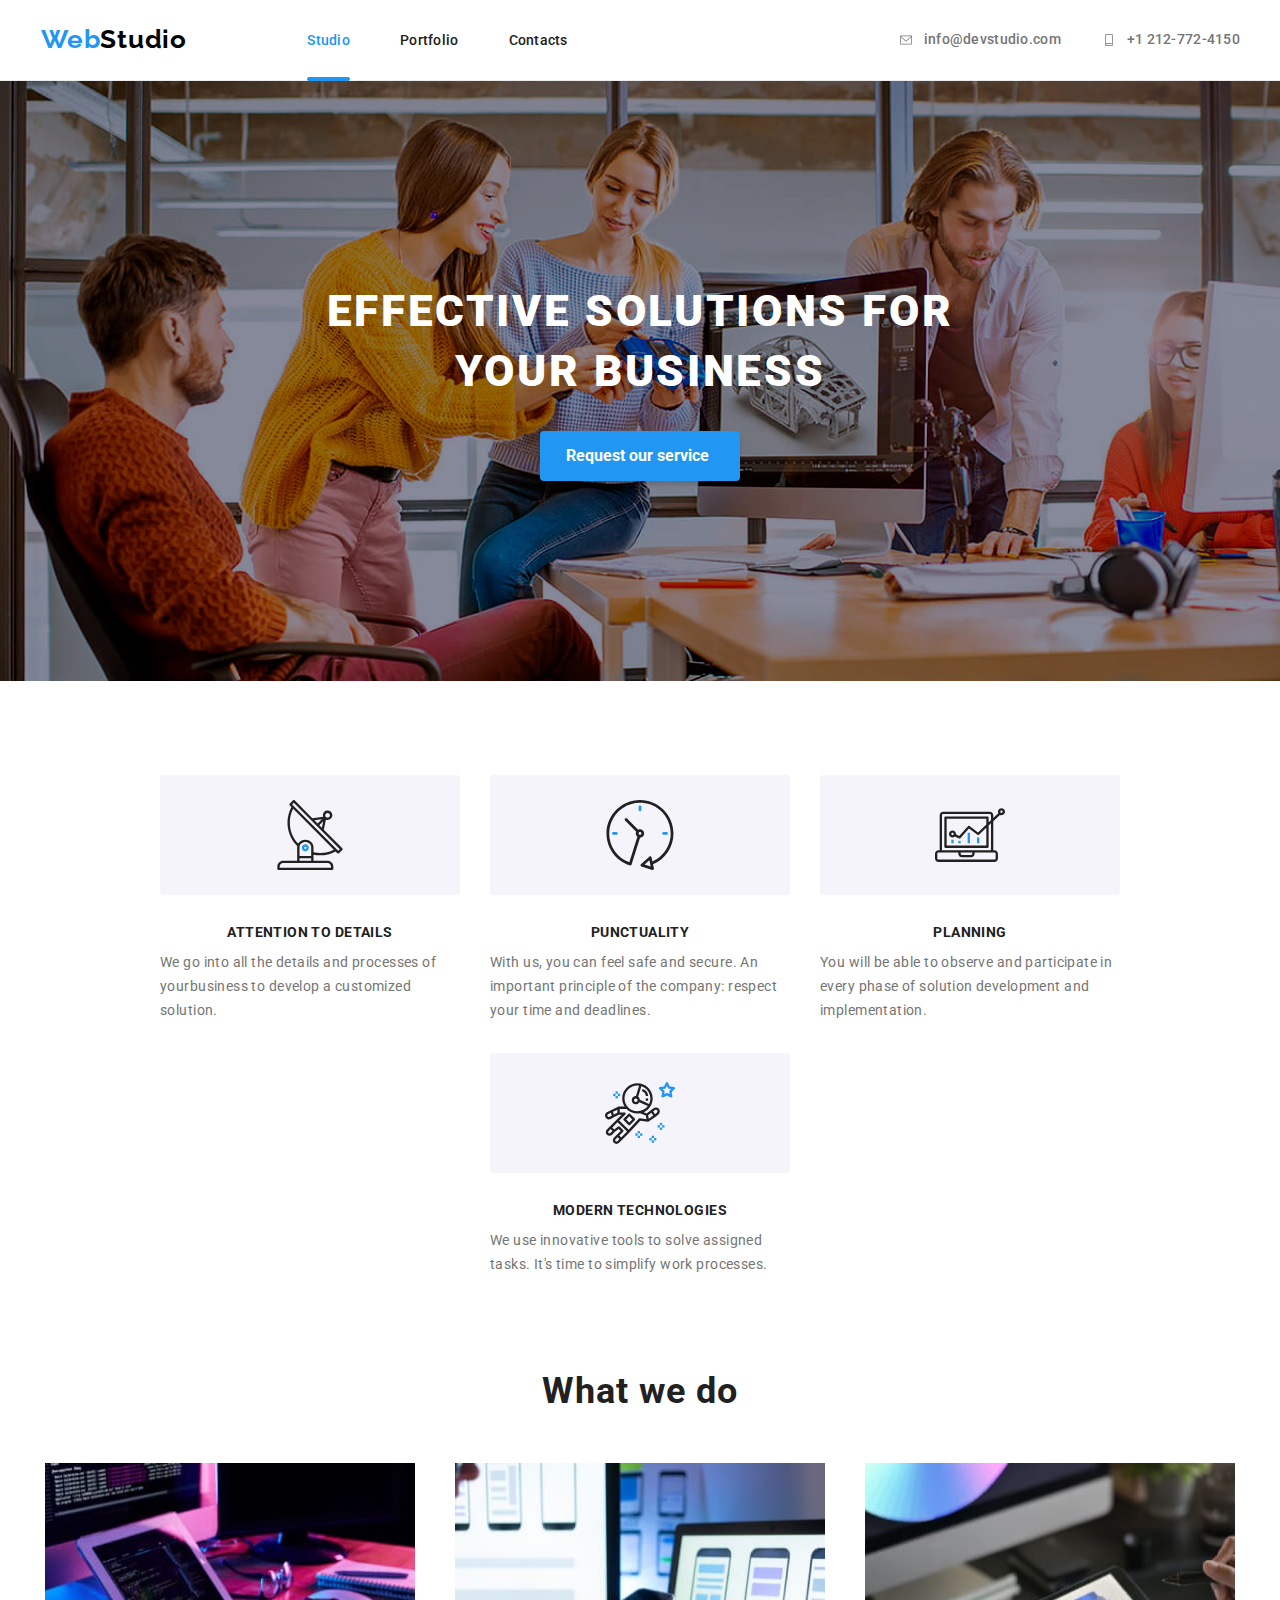
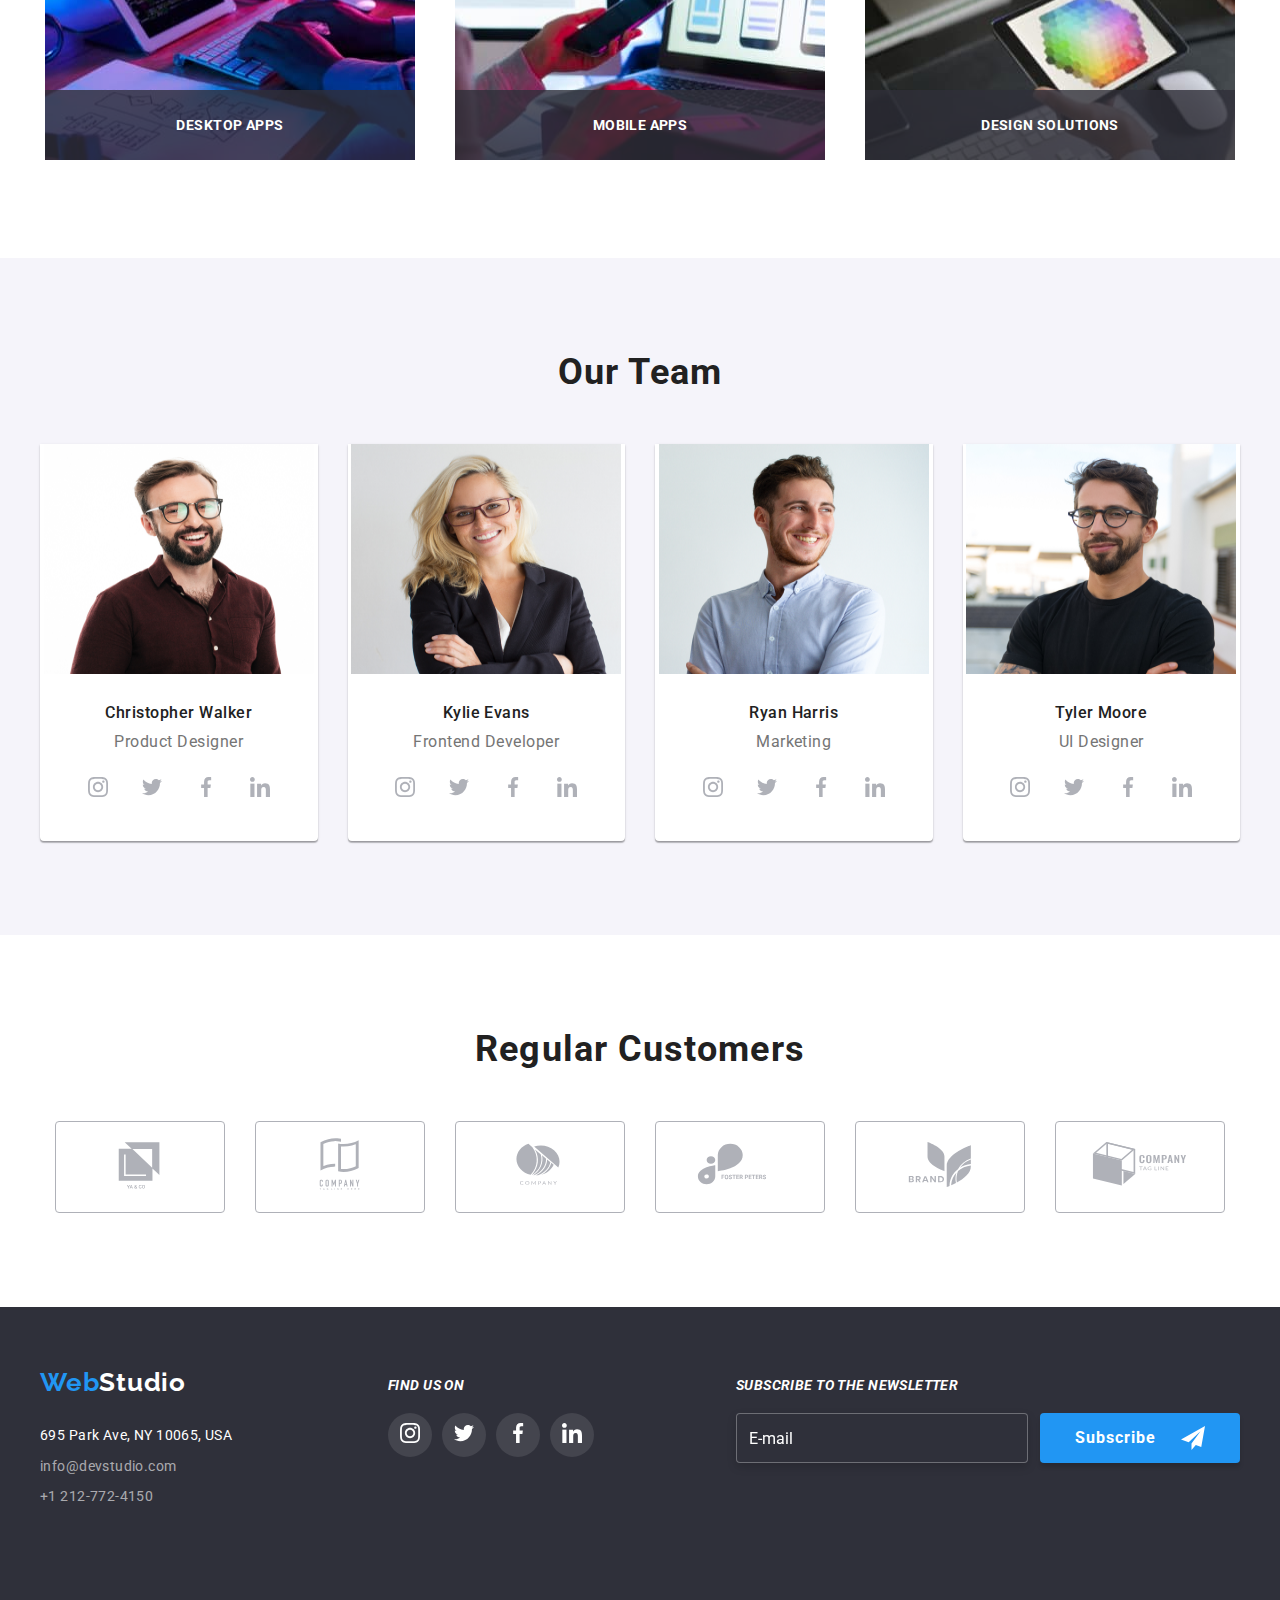
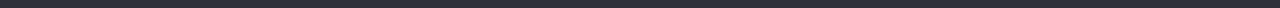
<file: index.html>
<!DOCTYPE html>
<html lang="en">

<head>
    <meta charset="UTF-8" />
    <meta name="viewport" content="width=device-width, initial-scale=1.0" />
    <link rel="stylesheet"
        href="https://cdnjs.cloudflare.com/ajax/libs/modern-normalize/1.0.0/modern-normalize.min.css" />
    <link rel="preconnect" href="https://fonts.googleapis.com" />
    <link rel="preconnect" href="https://fonts.gstatic.com" crossorigin />
    <link
        href="https://fonts.googleapis.com/css2?family=Raleway:wght@700&family=Roboto:wght@400;500;700;900&display=swap"
        rel="stylesheet" />
    <link rel="stylesheet" href="css/styles.css" />
    <link rel="stylesheet" href="css/main.min.css" />
    <title>Web Studio</title>
</head>

<body>
    <!-- MODAL -->
    <div class="modal is-hidden" data-modal>
        <div class="inner-div">
            <button class="modal__close-button" data-modal-close>
                <svg width="11" height="11">
                    <use href="images/symbols.svg#icon-X"></use>
                </svg>
            </button>

            <h2 class="modal__title">Leave your information and we'll call you back</h2>

            <form name="contact-form" class="modal__contact-form">
                <label class="modal__form-item">Name
                    <input class="modal__contact-input" type="text" name="name" />

                    <svg class="modal__svg" width="12" height="12">
                        <use href="images/symbols.svg#icon-contact2"></use>
                    </svg>
                </label>

                <label class="modal__form-item">Telephone
                    <input class="modal__contact-input" type="tel" name="telephone" />

                    <svg class="modal__svg" width="12" height="12">
                        <use href="images/symbols.svg#icon-phone2"></use>
                    </svg>
                </label>

                <label class="modal__form-item">E-mail
                    <input class="modal__contact-input" type="email" name="email">

                    <svg class="modal__svg" width="12" height="12">
                        <use href="images/symbols.svg#icon-mail2"></use>
                    </svg>
                </label>

                <label class="modal__form-item">Comments
                    <textarea class="modal__text-area" name="comments" rows="6" placeholder="Enter the text"></textarea>
                </label>

                <label class="modal__checkbox">
                    <input type="checkbox" />

                    <span class="modal__replace-checkbox">
                        <svg class="check" width="11" height="8">
                            <use href="images/symbols.svg#icon-check"></use>
                        </svg>
                    </span>

                    <p> I agree with the letter and accept the<a href="#">Terms and Conditions</a></p>
                </label>

                <label class="modal__button">
                    <button class="modal__send-button" type="submit">
                        Send
                    </button>
                </label>
            </form>
        </div>
    </div>
    <!-- HEADER SECTION -->
    <header class="header__container">
        <div class="container">
            <div class="header">
                <a class="header__logo-1" href="#"><span class="header__logo-2">Web</span>Studio</a>
                <!-- NAVIGATION SECTION -->
                <div class="nav-container">
                    <nav class="header__navigation menu">
                        <ul class="navigation-list unstyled-list">
                            <li class="navigation-list__item">
                                <a class="navigation-list__link active" href="#">Studio</a>
                            </li>

                            <li class="navigation-list__item">
                                <a class="navigation-list__link" href="portfolio.html">Portfolio</a>
                            </li>

                            <li class="navigation-list__item">
                                <a class="navigation-list__link" href="contacts.html">Contacts</a>
                            </li>
                        </ul>
                    </nav>

                    <button class="menu-toggle js-open-menu" aria-expanded="false" aria-controls="mobile-menu">
                        <svg width="24" height="24" fill="currentColor" viewBox="0 0 20 20"
                            xmlns="http://www.w3.org/2000/svg">
                            <path fill-rule="evenodd"
                                d="M3 5a1 1 0 011-1h12a1 1 0 110 2H4a1 1 0 01-1-1zM3 10a1 1 0 011-1h12a1 1 0 110 2H4a1 1 0 01-1-1zM3 15a1 1 0 011-1h12a1 1 0 110 2H4a1 1 0 01-1-1z"
                                clip-rule="evenodd">
                            </path>
                        </svg>
                    </button>
                    <!-- CONTACTS SECTION -->
                    <ul class="right-navigation unstyled-list menu-2">
                        <li>
                            <a class="right-navigation__item mail--header" href="mailto:info@devstudio.com">
                                <svg width="16" height="12">
                                    <use href="images/symbols.svg#icon-envelope"></use>
                                </svg>
                                info@devstudio.com
                            </a>
                        </li>

                        <li>
                            <a class="right-navigation__item phone--header" href="tel:+12127724150">
                                <svg width="16" height="12">
                                    <use href="images/symbols.svg#icon-smartphone"></use>
                                </svg>
                                +1 212-772-4150
                            </a>
                        </li>
                    </ul>
                </div>
            </div>
        </div>
    </header>
    <main>
        <!-- REQUEST SECTION -->
        <section class="request-section">
            <h1 class="request-section__title">EFFECTIVE SOLUTIONS FOR <br> YOUR BUSINESS</h1>

            <button data-modal-open class="request-section__button" type="button">
                Request our service
            </button>
        </section>
        <!-- STRENGHTS SECTION -->
        <div class="container">
            <section class="strenghts-section">
                <ul class="strenghts-section__list unstyled-list">
                    <li class="strenghts__item">
                        <div class="strenghts__svg">
                            <svg height="70">
                                <use href="images/symbols.svg#icon-antenna-1"></use>
                            </svg>
                        </div>

                        <h2 class="strenghts__title">ATTENTION TO DETAILS</h2>

                        <p class="strenghts__text">
                            We go into all the details and processes of
                            yourbusiness to develop a customized solution.
                        </p>
                    </li>
                    <li class="strenghts__item">
                        <div class="strenghts__svg">
                            <svg height="70">
                                <use href="images/symbols.svg#icon-clock-1"></use>
                            </svg>
                        </div>
                        <h2 class="strenghts__title">PUNCTUALITY</h2>
                        <p class="strenghts__text">
                            With us, you can feel safe and secure. An
                            important principle of the company: respect your
                            time and deadlines.
                        </p>
                    </li>

                    <li class="strenghts__item">
                        <div class="strenghts__svg">
                            <svg height="70">
                                <use href="images/symbols.svg#icon-diagram-1"></use>
                            </svg>
                        </div>
                        <h2 class="strenghts__title">PLANNING</h2>
                        <p class="strenghts__text">
                            You will be able to observe and participate in
                            every phase of solution development and
                            implementation.
                        </p>
                    </li>

                    <li class="strenghts__item">
                        <div class="strenghts__svg">
                            <svg height="70">
                                <use href="images/symbols.svg#icon-astronaut-1"></use>
                            </svg>
                        </div>
                        <h2 class="strenghts__title">MODERN TECHNOLOGIES</h2>
                        <p class="strenghts__text">
                            We use innovative tools to solve assigned tasks.
                            It's time to simplify work processes.
                        </p>
                    </li>
                </ul>
            </section>
            <!-- WHAT WE DO SECTION -->
            <section class="what-we-do">
                <h2 class="what-we-do__title">What we do</h2>
                <ul class="what-we-do__list unstyled-list">
                    <li class="what-we-do__container">
                        <div class="what-we-do__comment">
                            <p>DESKTOP APPS</p>
                        </div>
                        <img width="370" height="297" src="images/img1.jpg" alt="Writing code on a PC" />
                    </li>

                    <li class="what-we-do__container">
                        <div class="what-we-do__comment">
                            <p>MOBILE APPS</p>
                        </div>
                        <img width="370" height="297" src="images/img2.jpg" alt="Coding on a Laptop" />
                    </li>

                    <li class="what-we-do__container">
                        <div class="what-we-do__comment">
                            <p>DESIGN SOLUTIONS</p>
                        </div>
                        <img width="370" height="297" src="images/img3.jpg" alt="Styling on a Tablet" />
                    </li>
                </ul>
            </section>
        </div>
        <!-- TEAM SECTION -->
        <section class="team-section">
            <h2 class="team-section__title">Our Team</h2>
            <div class="container">
                <ul class="team-section__list unstyled-list">
                    <li class="team-section__card">
                        <picture class="team-section__picture">
                            <source media="screen and (max-width: 767px)" srcset="
                                        images/11-M-480.png 1x,
                                        images/11-M-@2x.png 2x" />

                            <source media="screen and (max-width: 1199px)" srcset="
                                        images/11-T-768.png 1x,
                                        images/11-T-@2x.png 2x" />

                            <source media="screen and (min-width: 1200px)" srcset="
                                        images/11-D-1600.png 1x,
                                        images/11-D-@2x.png  2x" />

                            <img class="team-section__img" width="270" height="260" src="images/11-M-480.png"
                                alt="Christopher Walker" />
                        </picture>
                        <h3 class="team-section__name">
                            Christopher Walker
                        </h3>
                        <p class="team-section__role">Product Designer</p>
                        <div class="team-section__social-icon-container">
                            <ul class="unstyled-list">
                                <li class="team__social-icon">
                                    <a href="#">
                                        <svg class="team__icon-item" width="20" height="20">
                                            <use href="images/symbols.svg#icon-instagram-2"></use>
                                        </svg>
                                    </a>
                                </li>
                                <li class="team__social-icon">
                                    <a href="#">
                                        <svg class="team__icon-item" width="20" height="20">
                                            <use href="images/symbols.svg#icon-twitter-1"></use>
                                        </svg>
                                    </a>
                                </li>
                                <li class="team__social-icon">
                                    <a href="#">
                                        <svg class="team__icon-item" width="20" height="20">
                                            <use href="images/symbols.svg#icon-facebook-1"></use>
                                        </svg>
                                    </a>
                                </li>
                                <li class="team__social-icon">
                                    <a href="#">
                                        <svg class="team__icon-item" width="20" height="20">
                                            <use href="images/symbols.svg#icon-linkedin-1"></use>
                                        </svg>
                                    </a>
                                </li>
                            </ul>
                        </div>
                    </li>

                    <li class="team-section__card">
                        <picture class="team-section__picture">
                            <source media="screen and (max-width: 767px)" srcset="
                                        images/12-M-480.png 1x,
                                        images/12-M-@2x.png 2x" />

                            <source media="screen and (max-width: 1199px)" srcset="
                                        images/12-T-768.png 1x,
                                        images/12-T-@2x.png 2x" />

                            <source media="screen and (min-width: 1200px)" srcset="
                                        images/12-D-1600.png 1x,
                                        images/12-D-@2x.png  2x" />

                            <img class="team-section__img" width="270" height="260" src="images/12-M-480.png"
                                alt="Kylie Evans" />
                        </picture>
                        <h3 class="team-section__name">Kylie Evans</h3>
                        <p class="team-section__role">Frontend Developer</p>
                        <div class="team-section__social-icon-container">
                            <ul class="unstyled-list">
                                <li class="team__social-icon">
                                    <a href="#">
                                        <svg class="team__icon-item" width="20" height="20">
                                            <use href="images/symbols.svg#icon-instagram-2"></use>
                                        </svg>
                                    </a>
                                </li>

                                <li class="team__social-icon">
                                    <a href="#">
                                        <svg class="team__icon-item" width="20" height="20">
                                            <use href="images/symbols.svg#icon-twitter-1"></use>
                                        </svg>
                                    </a>
                                </li>

                                <li class="team__social-icon">
                                    <a href="#">
                                        <svg class="team__icon-item" width="20" height="20">
                                            <use href="images/symbols.svg#icon-facebook-1"></use>
                                        </svg>
                                    </a>
                                </li>

                                <li class="team__social-icon">
                                    <a href="#">
                                        <svg class="team__icon-item" width="20" height="20">
                                            <use href="images/symbols.svg#icon-linkedin-1"></use>
                                        </svg>
                                    </a>
                                </li>
                            </ul>
                        </div>
                    </li>
                    <li class="team-section__card">
                        <picture class="team-section__picture">
                            <source media="screen and (max-width: 767px)" srcset="
                                        images/13-M-480.png 1x,
                                        images/13-M-@2x.png 2x" />

                            <source media="screen and (max-width: 1199px)" srcset="
                                        images/13-T-768.png 1x,
                                        images/13-T-@2x.png 2x" />

                            <source media="screen and (min-width: 1200px)" srcset="
                                        images/13-D-1600.png 1x,
                                        images/13-D-@2x.png  2x " />

                            <img class="team-section__img" width="270" height="260" src="images/13-M-480.png"
                                alt="Ryan Harris" />
                        </picture>
                        <h3 class="team-section__name">Ryan Harris</h3>
                        <p class="team-section__role">Marketing</p>
                        <div class="team-section__social-icon-container">
                            <ul class="unstyled-list">
                                <li class="team__social-icon">
                                    <a href="#">
                                        <svg class="team__icon-item" width="20" height="20">
                                            <use href="images/symbols.svg#icon-instagram-2"></use>
                                        </svg>
                                    </a>
                                </li>

                                <li class="team__social-icon">
                                    <a href="#">
                                        <svg class="team__icon-item" width="20" height="20">
                                            <use href="images/symbols.svg#icon-twitter-1"></use>
                                        </svg>
                                    </a>
                                </li>

                                <li class="team__social-icon">
                                    <a href="#">
                                        <svg class="team__icon-item" width="20" height="20">
                                            <use href="images/symbols.svg#icon-facebook-1"></use>
                                        </svg>
                                    </a>
                                </li>

                                <li class="team__social-icon">
                                    <a href="#">
                                        <svg class="team__icon-item" width="20" height="20">
                                            <use href="images/symbols.svg#icon-linkedin-1"></use>
                                        </svg>
                                    </a>
                                </li>
                            </ul>
                        </div>
                    </li>
                    <li class="team-section__card">
                        <picture class="team-section__picture">
                            <source media="screen and (max-width: 767px)" srcset="
                                        images/14-M-480.png 1x,
                                        images/14-M-@2x.png 2x" />

                            <source media="screen and (max-width: 1199px)" srcset="
                                        images/14-T-768.png 1x,
                                        images/14-T-@2x.png 2x" />

                            <source media="screen and (min-width: 1200px)" srcset="
                                        images/14-D-1600.png 1x,
                                        images/14-D-@2x.png  2x" />

                            <img class="team-section__img" width="270" height="260" src="images/14-M-480.png"
                                alt="Tyler Moore" />
                        </picture>

                        <h3 class="team-section__name">Tyler Moore</h3>
                        <p class="team-section__role">UI Designer</p>
                        <div class="team-section__social-icon-container">
                            <ul class="unstyled-list">
                                <li class="team__social-icon">
                                    <a href="#">
                                        <svg class="team__icon-item" width="20" height="20">
                                            <use href="images/symbols.svg#icon-instagram-2"></use>
                                        </svg>
                                    </a>
                                </li>

                                <li class="team__social-icon">
                                    <a href="#">
                                        <svg class="team__icon-item" width="20" height="20">
                                            <use href="images/symbols.svg#icon-twitter-1"></use>
                                        </svg>
                                    </a>
                                </li>

                                <li class="team__social-icon">
                                    <a href="#">
                                        <svg class="team__icon-item" width="20" height="20">
                                            <use href="images/symbols.svg#icon-facebook-1"></use>
                                        </svg>
                                    </a>
                                </li>

                                <li class="team__social-icon">
                                    <a href="#">
                                        <svg class="team__icon-item" width="20" height="20">
                                            <use href="images/symbols.svg#icon-linkedin-1"></use>
                                        </svg>
                                    </a>
                                </li>
                            </ul>
                        </div>
                    </li>
                </ul>
            </div>
        </section>
        <!-- CUSTOMER SECTION -->
        <div class="container">
            <section class="customer-section">
                <h2 class="customer-section__title">Regular Customers</h2>
                <ul class="customer-section__list unstyled-list">
                    <li class="customer-section__items">
                        <a href="#">
                            <svg width="106" height="60">
                                <use class="customer-section__icon" href="images/symbols.svg#icon-customer-1"></use>
                            </svg>
                        </a>
                    </li>

                    <li class="customer-section__items">
                        <a href="#">
                            <svg width="106" height="60">
                                <use class="customer-section__icon" href="images/symbols.svg#icon-customer-2"></use>
                            </svg>
                        </a>
                    </li>

                    <li class="customer-section__items">
                        <a href="#">
                            <svg class="" width="106" height="60">
                                <use class="customer-section__icon" href="images/symbols.svg#icon-customer-3"></use>
                            </svg>
                        </a>
                    </li>

                    <li class="customer-section__items">
                        <a href="#">
                            <svg class="" width="106" height="60">
                                <use class="customer-section__icon" href="images/symbols.svg#icon-customer-4"></use>
                            </svg>
                        </a>
                    </li>

                    <li class="customer-section__items">
                        <a href="#">
                            <svg class="" width="106" height="60">
                                <use class="customer-section__icon" href="images/symbols.svg#icon-customer-5"></use>
                            </svg>
                        </a>
                    </li>

                    <li class="customer-section__items">
                        <a href="#">
                            <svg class="" width="106" height="60">
                                <use class="customer-section__icon" href="images/symbols.svg#icon-customer-6"></use>
                            </svg>
                        </a>
                    </li>
                </ul>
            </section>
        </div>
    </main>
    <!-- MOBILE MENU -->
    <div class="container">
        <div class="menu-container js-menu-container" id="mobile-menu">
            <button class="menu-toggle js-close-menu">
                <svg viewBox="0 0 20 20" xmlns="http://www.w3.org/2000/svg" width="24" height="24">
                    <path fill-rule="evenodd"
                        d="M4.293 4.293a1 1 0 011.414 0L10 8.586l4.293-4.293a1 1 0 111.414 1.414L11.414 10l4.293 4.293a1 1 0 01-1.414 1.414L10 11.414l-4.293 4.293a1 1 0 01-1.414-1.414L8.586 10 4.293 5.707a1 1 0 010-1.414z"
                        clip-rule="evenodd"></path>
                </svg>
            </button>

            <ul class="mobile-menu">
                <li><a href="" class="link">Studio</a></li>
                <li><a href="" class="link">Portfolio</a></li>
                <li><a href="" class="link">Contacts</a></li>
            </ul>

            <ul class="mobile-menu__contact unstyled-list">
                <li>
                    <a href="tel:+12127724150" class="mobile-menu__tel">+1 212-772-4150</a>
                </li>
                <li>
                    <a href="mailto:info@devstudio.com" class="mobile-menu__email">info@devstudio.com</a>
                </li>
            </ul>

            <ul class="mobile-menu__social unstyled-list">
                <li><a href=""></a>Instragram <span>|</span></li>
                <li><a href=""></a>Twitter <span>|</span></li>
                <li><a href=""></a>Facebook <span>|</span></li>
                <li><a href=""></a>LinkedIn</li>
            </ul>
        </div>
    </div>
    <!-- FOOTER  -->
    <footer class="footer-section">
        <div class="container">
            <address class="footer__container">
                <div class="footer-section__1 footer__elements">
                    <a class="footer-section__logo-1 footer-section--styles" href="#"><span
                            class="header__logo-2">Web</span>Studio</a>
                    <ul class="footer__list unstyled-list">
                        <li class="footer__list-item">
                            <a class="address footer-section--styles" href="">695 Park Ave, NY 10065, USA</a>
                        </li>

                        <li class="footer__list-item">
                            <a class="email-footer footer-section--styles"
                                href="mailto:info@devstudio.com">info@devstudio.com</a>
                        </li>

                        <li class="footer__list-item footer-phone">
                            <a class="phone-nr-footer footer-section--styles" href="tel:+12127724150">+1
                                212-772-4150</a>
                        </li>
                    </ul>
                </div>

                <div class="footer-section__2 footer__elements">
                    <h3 class="footer-section__svg-title">FIND US ON</h3>
                    <ul class="footer__icon-container unstyled-list">
                        <li class="footer__icon-list footer__icon-background">
                            <a href="#">
                                <svg class="footer__svg" width="20" height="20">
                                    <use href="images/symbols.svg#icon-instagram-2"></use>
                                </svg>
                            </a>
                        </li>

                        <li class="footer__icon-list footer__icon-background">
                            <a href="#">
                                <svg class="footer__svg" width="20" height="20">
                                    <use href="images/symbols.svg#icon-twitter-1"></use>
                                </svg>
                            </a>
                        </li>

                        <li class="footer__icon-list footer__icon-background">
                            <a href="#">
                                <svg class="footer__svg" width="20" height="20">
                                    <use href="images/symbols.svg#icon-facebook-1"></use>
                                </svg>
                            </a>
                        </li>

                        <li class="footer__icon-list footer__icon-background">
                            <a href="#">
                                <svg class="footer__svg" width="20" height="20">
                                    <use href="images/symbols.svg#icon-linkedin-1"></use>
                                </svg>
                            </a>
                        </li>
                    </ul>
                </div>

                <div class="footer-section__3 footer__elements">
                    <h3 class="footer-section__news">
                        SUBSCRIBE TO THE NEWSLETTER
                    </h3>
                    <ul class="footer__news-container unstyled-list">
                        <li class="x">
                            <input type="email" name="email" placeholder="E-mail" class="footer__e-mail-input" />
                        </li>
                        <li class="x2">
                            <button class="footer__subscribe-button" type="button">
                                <span>Subscribe</span>
                                <svg class="footer__send-icon" width="24" height="24">
                                    <use href="images/symbols.svg#icon-send"></use>
                                </svg>
                            </button>
                        </li>
                    </ul>
                </div>
            </address>
        </div>
    </footer>
    <script src="./js/modal.js"></script>
    <script src="./js/mobile-menu.js"></script>
</body>

</html>
</file>
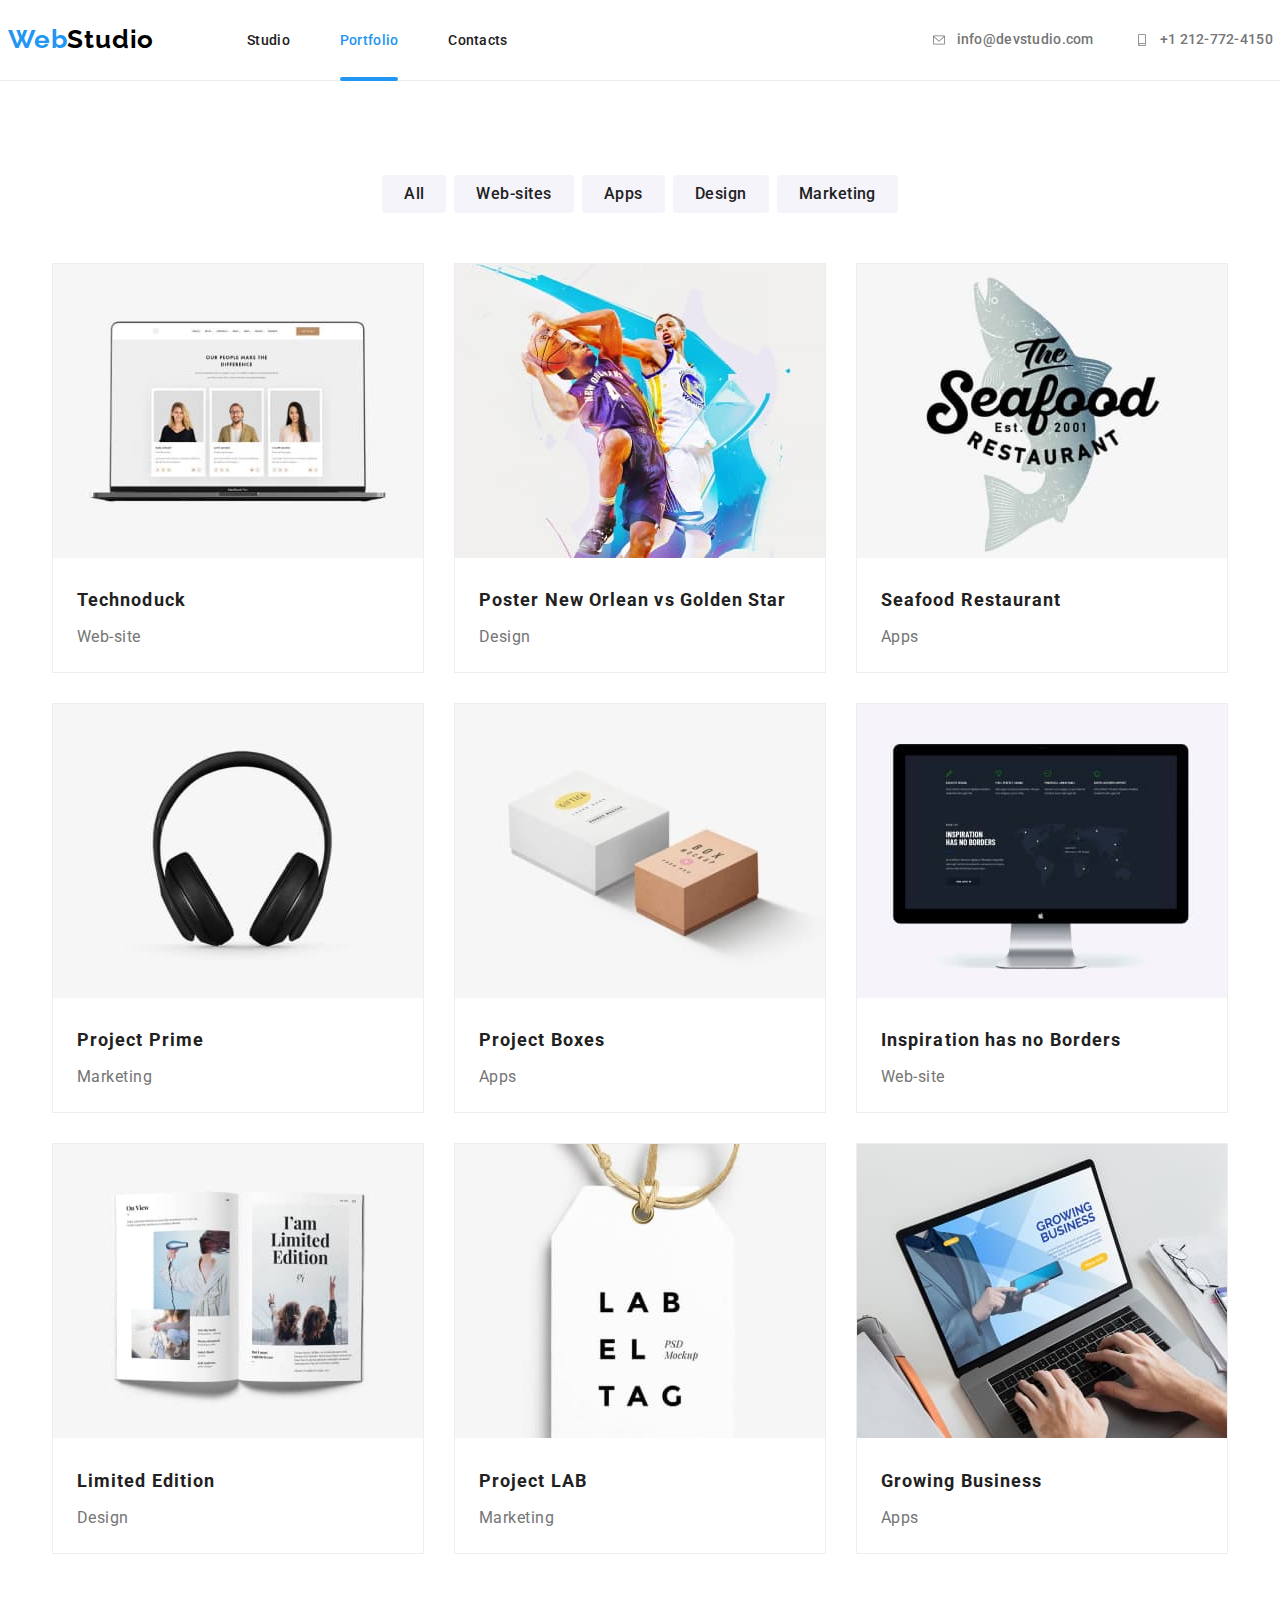
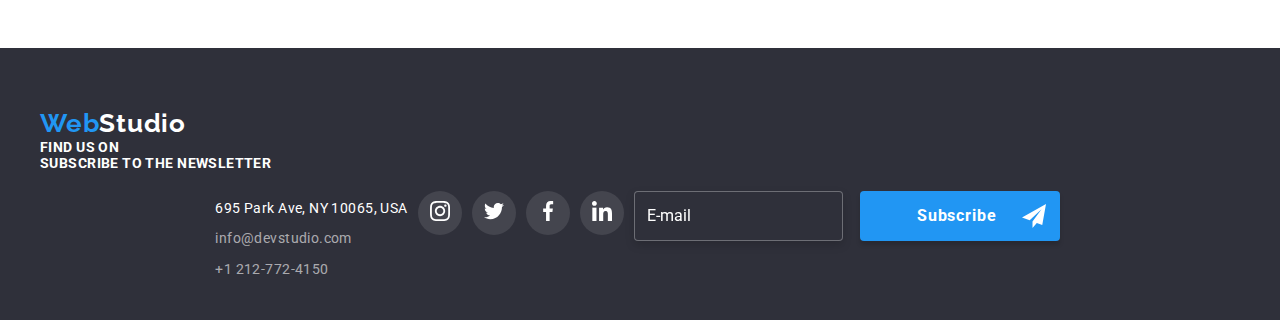
<file: portfolio.html>
<!DOCTYPE html>
<html lang="en">

<head>
    <meta charset="UTF-8" />
    <meta name="viewport" content="width=device-width, initial-scale=1.0" />
    <link rel="stylesheet"
        href="https://cdnjs.cloudflare.com/ajax/libs/modern-normalize/1.0.0/modern-normalize.min.css" />
    <link rel="preconnect" href="https://fonts.googleapis.com" />
    <link rel="preconnect" href="https://fonts.gstatic.com" crossorigin />
    <link
        href="https://fonts.googleapis.com/css2?family=Raleway:wght@700&family=Roboto:wght@400;500;700;900&display=swap"
        rel="stylesheet" />
    <link rel="stylesheet" href="css/styles.css" />
    <link rel="stylesheet" href="css/main.min.css" />
    <title>Web Studio</title>
</head>

<body>
    <!-- HEADER SECTION -->
    <header class="header__container">
        <div class="header">
            <a class="header__logo-1" href="#"><span class="header__logo-2">Web</span>Studio</a>
            <!-- NAVIGATION SECTION -->
            <nav class="header__navigation">
                <ul class="navigation-list unstyled-list">
                    <li class="navigation-list__item">
                        <a class="navigation-list__link" href="index.html">Studio</a>
                    </li>

                    <li class="navigation-list__item">
                        <a class="navigation-list__link active" href="#">Portfolio</a>
                    </li>

                    <li class="navigation-list__item">
                        <a class="navigation-list__link" href="contacts.html">Contacts</a>
                    </li>
                </ul>
            </nav>
            <!-- CONTACTS SECTION -->
            <ul class="right-navigation unstyled-list">
                <li class="mail--header">
                    <a class="right-navigation__item" href="mailto:info@devstudio.com">
                        <svg class="icon-hover" width="16" height="12">
                            <use href="images/symbols.svg#icon-envelope"></use>
                        </svg>
                        info@devstudio.com</a>
                </li>

                <li>
                    <a class="phone--header right-navigation__item" href="tel:+12127724150">
                        <svg class="icon-hover" width="16" height="12">
                            <use href="images/symbols.svg#icon-smartphone"></use>
                        </svg>
                        +1 212-772-4150</a>
                </li>
            </ul>
        </div>
    </header>
    <!-- MAIN -->

    <main>
        <div class="container">
            <!-- FILTER SECTION -->
            <section>
                <ul class="filter unstyled-list">
                    <li>
                        <button class="filter__p-button" type="button">
                            All
                        </button>
                    </li>

                    <li>
                        <button class="filter__p-button" type="button">
                            Web-sites
                        </button>
                    </li>

                    <li>
                        <button class="filter__p-button" type="button">
                            Apps
                        </button>
                    </li>

                    <li>
                        <button class="filter__p-button" type="button">
                            Design
                        </button>
                    </li>

                    <li>
                        <button class="filter__p-button" type="button">
                            Marketing
                        </button>
                    </li>
                </ul>
            </section>
            <!-- PORTFOLIO ELEMENTS SECTION -->
            <section class="p-container">
                <ul class="card-set unstyled-list">
                    <li class="card-set__item">
                        <div class="card-container">
                            <div class="card-set__top">
                                <div class="overlay">
                                    <p class="overlay__text">
                                        Technoduck is a state-of-the-art
                                        coronavirus distribution platform.
                                        Companies use this platform for
                                        digital espionage and attacks on
                                        competitors' secure servers.
                                    </p>
                                </div>
                                <img width="370" height="294" src="./images/p1.jpg" alt="Laptop" />
                            </div>
                            <div>
                                <h3 class="card-set__name">Technoduck</h3>
                                <p class="card-set__type">Web-site</p>
                            </div>
                        </div>
                    </li>

                    <li class="card-set__item">
                        <div class="card-container">
                            <div class="card-set__top">
                                <div class="overlay">
                                    <p></p>
                                </div>
                                <img width="370" height="294" src="./images/p2.jpg" alt="Dunking" />
                            </div>
                            <h3 class="card-set__name">
                                Poster New Orlean vs Golden Star
                            </h3>
                            <p class="card-set__type">Design</p>
                        </div>
                    </li>

                    <li class="card-set__item">
                        <div class="card-container">
                            <div class="card-set__top">
                                <div class="overlay">
                                    <p></p>
                                </div>
                                <img width="370" height="294" src="./images/p3.jpg" alt="The Seafood Restaurant" />
                            </div>
                            <h3 class="card-set__name">
                                Seafood Restaurant
                            </h3>
                            <p class="card-set__type">Apps</p>
                        </div>
                    </li>
                    <li class="card-set__item">
                        <div class="card-container">
                            <div class="card-set__top">
                                <div class="overlay">
                                    <p></p>
                                </div>
                                <img width="370" height="294" src="./images/p4.jpg" alt="Headset" />
                            </div>
                            <h3 class="card-set__name">Project Prime</h3>
                            <p class="card-set__type">Marketing</p>
                        </div>
                    </li>
                    <li class="card-set__item">
                        <div class="card-container">
                            <div class="card-set__top">
                                <div class="overlay">
                                    <p></p>
                                </div>
                                <img width="370" height="294" src="./images/p5.jpg" alt="Two Boxes" />
                            </div>
                            <h3 class="card-set__name">Project Boxes</h3>
                            <p class="card-set__type">Apps</p>
                        </div>
                    </li>

                    <li class="card-set__item">
                        <div class="card-container">
                            <div class="card-set__top">
                                <div class="overlay">
                                    <p></p>
                                </div>
                                <img width="370" height="294" src="./images/p6.jpg" alt="Apple Monitor" />
                            </div>
                            <h3 class="card-set__name">
                                Inspiration has no Borders
                            </h3>
                            <p class="card-set__type">Web-site</p>
                        </div>
                    </li>

                    <li class="card-set__item">
                        <div class="card-container">
                            <div class="card-set__top">
                                <div class="overlay">
                                    <p></p>
                                </div>
                                <img width="370" height="294" src="./images/p7.jpg" alt="Open book" />
                            </div>
                            <h3 class="card-set__name">Limited Edition</h3>
                            <p class="card-set__type">Design</p>
                        </div>
                    </li>

                    <li class="card-set__item">
                        <div class="card-container">
                            <div class="card-set__top">
                                <div class="overlay">
                                    <p></p>
                                </div>
                                <img width="370" height="294" src="./images/p8.jpg" alt="Label Tag" />
                            </div>
                            <h3 class="card-set__name">Project LAB</h3>
                            <p class="card-set__type">Marketing</p>
                        </div>
                    </li>

                    <li class="card-set__item">
                        <div class="card-container">
                            <div class="card-set__top">
                                <div class="overlay">
                                    <p></p>
                                </div>
                                <img width="370" height="294" src="./images/p9.jpg" alt="Working on Laptop" />
                            </div>
                            <h3 class="card-set__name">Growing Business</h3>
                            <p class="card-set__type">Apps</p>
                        </div>
                    </li>
                </ul>
            </section>
        </div>
    </main>

    <!-- FOOTER  -->
    <footer class="footer-section">
        <div class="container">
            <div class="footer-section__titles">
                <a class="footer-section__logo-1 footer-section--styles" href="#"><span
                        class="header__logo-2">Web</span>Studio</a>
                <h3 class="footer-section__svg-title">FIND US ON</h3>
                <h3 class="footer-section__news">
                    SUBSCRIBE TO THE NEWSLETTER
                </h3>
            </div>
            <address class="footer__container">
                <ul class="footer__list unstyled-list">
                    <li class="footer__list-item">
                        <a class="address footer-section--styles" href="">695 Park Ave, NY 10065, USA</a>
                    </li>
                    <li class="footer__list-item">
                        <a class="email-footer footer-section--styles"
                            href="mailto:info@devstudio.com">info@devstudio.com</a>
                    </li>
                    <li class="footer__list-item footer-phone">
                        <a class="phone-nr-footer footer-section--styles" href="tel:+12127724150">+1 212-772-4150</a>
                    </li>
                </ul>
                <div>
                    <ul class="footer__icon-container unstyled-list">
                        <li class="footer__icon-list footer__icon-background">
                            <a href="#">
                                <svg class="footer__svg" width="20" height="20">
                                    <use href="images/symbols.svg#icon-instagram-2"></use>
                                </svg>
                            </a>
                        </li>

                        <li class="footer__icon-list footer__icon-background">
                            <a href="#">
                                <svg class="footer__svg" width="20" height="20">
                                    <use href="images/symbols.svg#icon-twitter-1"></use>
                                </svg>
                            </a>
                        </li>

                        <li class="footer__icon-list footer__icon-background">
                            <a href="#">
                                <svg class="footer__svg" width="20" height="20">
                                    <use href="images/symbols.svg#icon-facebook-1"></use>
                                </svg>
                            </a>
                        </li>
                        
                        <li class="footer__icon-list footer__icon-background">
                            <a href="#">
                                <svg class="footer__svg" width="20" height="20">
                                    <use href="images/symbols.svg#icon-linkedin-1"></use>
                                </svg>
                            </a>
                        </li>
                    </ul>
                </div>
                <div>
                    <ul class="footer__news-container unstyled-list">
                        <li>
                            <input type="email" name="email" placeholder="E-mail" class="footer__e-mail-input" />
                        </li>
                        <li>
                            <button class="footer__subscribe-button" type="submit">
                                <h3>Subscribe</h3>
                                <svg class="footer__send-icon" width="24" height="24">
                                    <use href="images/symbols.svg#icon-send"></use>
                                </svg>
                            </button>
                        </li>
                    </ul>
                </div>
            </address>
        </div>
        <script src="./js/mobile-menu.js"></script>
    </footer>
</body>

</html>
</file>
<file: css/styles.css>
/* VARIABLES */

:root {
    --brand-color: #2196f3;
    --brand-color-dark: #212121;
    --brand-color-light: #757575;
    --brand-color-background: #2f303a;
    --transition-duration: 250ms;
    --timing-function: cubic-bezier(0.4, 0, 0.2, 1);
}

/* GLOBALS */

* {
    margin-block-start: 0px;
    margin-block-end: 0px;
    margin-inline-start: 0px;
    margin-inline-end: 0px;
    padding-inline-start: 0px;
}

body {
    font-family: "Roboto";
    font-style: normal;
    font-weight: 400;
    color: var(--brand-color-dark);
}

.unstyled-list {
    list-style: none;
}

/* HEADER STYLES */

.header__container {
    display: flex;
    justify-content: center;
    border-bottom: 1px solid #ececec;
}

.header {
    display: flex;
    background-color: white;
}

.navigation-list,
.header__navigation {
    display: flex;
    align-items: center;
}

.right-navigation {
    display: flex;
    align-items: center;
    margin-left: 330px;
    gap: 40px;
}

.header__logo-1 {
    text-decoration: none;
    font-family: "Raleway";
    font-weight: 700;
    font-size: 26px;
    line-height: 1.2;
    letter-spacing: 0.03em;
    color: black;
    display: flex;
    align-items: center;
    margin: 24px 93px 25px auto;
}

.header__logo-2 {
    text-decoration: none;
    font-family: "Raleway";
    font-weight: 700;
    font-size: 26px;
    line-height: 1.2;
    letter-spacing: 0.03em;
    color: var(--brand-color);
}

.phone--header {
    display: flex;
    width: max-content;
}

.navigation-list {
    gap: 50px;
}

.navigation-list__link {
    text-decoration: none;
    font-weight: 500;
    font-size: 14px;
    line-height: 1.14;
    letter-spacing: 0.02em;
    color: var(--brand-color-dark);
    transition: color var(--transition-duration) var(--timing-function);
}

.navigation-list__item {
    position: relative;
}

.active::after {
    content: "";
    border: 2px solid var(--brand-color);
    width: 100%;
    position: absolute;
    bottom: -32px;
    border-radius: 2px;
    left: 0;
}

.active {
    color: var(--brand-color);
}

.navigation-list__link:focus::after {
    visibility: visible;
}

.navigation-list__link:hover,
.navigation-list__link:focus {
    color: var(--brand-color);
}

.right-navigation__item {
    display: flex;
    align-items: center;
    gap: 10px;
    text-decoration: none;
    font-weight: 500;
    font-size: 14px;
    line-height: 1.14;
    letter-spacing: 0.02em;
    color: var(--brand-color-light);
    transition-property: color, stroke;
    transition-duration: 250ms;
    transition-timing-function: linear;
}

.right-navigation__item:hover,
.right-navigation__item:focus {
    color: var(--brand-color);
    stroke: var(--brand-color);
}

/* REQUEST SECTION STYLES */

.request-section {
    display: flex;
    flex-direction: column;
    align-items: center;
    justify-content: center;
    margin: 0px auto;

    background: url("../images/background-M-480.png") no-repeat,
        linear-gradient(rgba(0, 0, 0, 0.4), rgba(0, 0, 0, 0.4));
    background-size: cover;
}

.request-section__title {
    font-weight: 900;
    font-size: 44px;
    line-height: 60px;
    text-align: center;
    letter-spacing: 0.06em;
    text-transform: uppercase;
    color: #ffffff;
    margin: 200px auto 30px auto;
}

.request-section__button {
    width: 200px;
    height: 50px;

    background: var(--brand-color);
    box-shadow: 0px 4px 4px rgba(0, 0, 0, 0.15);
    border-radius: 4px;
    border: none;

    font-family: "Roboto";
    font-weight: 700;
    font-size: 16px;
    line-height: 1.88;
    color: #ffffff;
    margin-bottom: 200px;

    cursor: pointer;
}

/* MODAL */

.modal {
    background: rgba(0, 0, 0, 0.2);
    position: fixed;
    left: 0;
    top: 0;
    width: 100%;
    height: 100%;
    z-index: 100;
    display: flex;
    justify-content: center;
    align-items: center;
    opacity: 1;
    transition: opacity var(--transition-duration) var(--timing-function);
}

.inner-div {
    position: absolute;
    left: 50%;
    top: 50%;
    transform: translate(-50%, -50%);
    width: 528px;
    height: 581px;
    background-color: #ffff;
    box-shadow: 0px 1px 3px rgba(0, 0, 0, 0.12), 0px 1px 1px rgba(0, 0, 0, 0.14),
        0px 2px 1px rgba(0, 0, 0, 0.2);
    border-radius: 4px;
    transform: translate(-50%, -50%) scale(1);
    transition: transform 2s var(--timing-function);
}

.is-hidden {
    visibility: hidden;
    opacity: 0;
    transform: scale(0, 1);
}

.modal__close-button {
    position: absolute;
    top: 8px;
    left: 490px;
    width: 30px;
    height: 30px;
    background: #ffffff;
    border: 1px solid rgba(0, 0, 0, 0.1);
    border-radius: 50%;
    padding-top: 0px;
    padding-bottom: 0px;
    padding-right: 0px;
}

.modal__title {
    font-weight: 700;
    font-size: 20px;
    line-height: 23px;
    text-align: center;
    letter-spacing: 0.03em;
    padding-top: 40px;

    color: var(--brand-color-dark);
}

.modal__contact-form {
    display: flex;
    flex-direction: column;
    gap: 10px;
    margin-top: 12px;
    padding: 0px 40px;
}

.modal__form-item {
    display: flex;
    flex-direction: column;
    gap: 4px;
    color: var(--brand-color-light);
    font-size: 12px;
    line-height: 14px;
    letter-spacing: 0.01em;
    position: relative;
}

.modal__contact-input {
    width: 448px;
    height: 40px;
    padding-left: 42px;
    border: 1px solid rgba(33, 33, 33, 0.2);
    background: #ffffff;
    box-shadow: 0px 1px 3px rgba(0, 0, 0, 0.12), 0px 1px 1px rgba(0, 0, 0, 0.14),
        0px 2px 1px rgba(0, 0, 0, 0.2);
    border-radius: 4px;
}

.modal__svg {
    position: absolute;
    top: 32px;
    left: 15px;
}

.modal__form-item textarea {
    border: 1px solid rgba(33, 33, 33, 0.2);
    border-radius: 4px;
    padding: 12px 16px;
    background: #ffffff;
    box-shadow: 0px 1px 3px rgba(0, 0, 0, 0.12), 0px 1px 1px rgba(0, 0, 0, 0.14),
        0px 2px 1px rgba(0, 0, 0, 0.2);
    resize: none;
}

.modal__form-item textarea::placeholder {
    color: var(--brand-color-light);
}

.modal__checkbox a {
    color: var(--brand-color);
}

.modal__checkbox input {
    display: none;
}

.modal__checkbox {
    margin-top: 10px;
    display: flex;
    justify-content: center;
    gap: 8px;
    position: relative;
}

.modal__checkbox p {
    font-size: 14px;
    line-height: 24px;
    letter-spacing: 0.03em;
    color: var(--brand-color-light);
}

.modal__send-button {
    width: 200px;
    height: 50px;
    background: #2196f3;
    box-shadow: 0px 4px 4px rgba(0, 0, 0, 0.15);
    border-radius: 4px;

    font-weight: 700;
    font-size: 16px;
    line-height: 30px;
    color: #ffff;

    padding-bottom: 0px;
    padding-right: 0px;
    padding-top: 0px;
}

.modal__button {
    display: flex;
    justify-content: center;
    margin-top: 19px;
}

.modal__replace-checkbox {
    width: 15px;
    height: 16px;
    border: 2px solid black;
    border-radius: 4px;
    position: absolut;
    top: 4px;
    left: 7px;
    display: flex;
    justify-content: center;
    align-items: center;
    margin-top: 4px;
}

.modal__contact-form input[type="checkbox"]:checked + .modal__replace-checkbox {
    background-color: var(--brand-color);
    border: var(--brand-color);
}

.modal__contact-form
    input[type="checkbox"]:checked
    + .modal__replace-checkbox
    svg {
    opacity: 1;
    display: flex;
    align-items: center;
    justify-content: center;
}

.modal__contact-form input[type="checkbox"] {
    display: none;
}

.modal__checkbox svg {
    position: static;
    opacity: 0;
    fill: #ffffff;
}

.modal__form-item input:focus + svg {
    fill: var(--brand-color);
}

.modal__contact-input:focus {
    border-color: var(--brand-color);
    outline: none;
}

.modal__text-area:focus {
    border-color: var(--brand-color);
    outline: none;
}

/* STRENGHTS SECTION */

.strenghts-section__list {
    gap: 30px;
    margin: 94px auto;
}

.strenghts__svg {
    display: flex;
    align-items: center;
    background: #f5f4fa;
    border-radius: 4px;
    height: 120px;
    margin-bottom: 30px;
}

.strenghts__title {
    font-weight: 700;
    font-size: 14px;
    line-height: 1.14;
    letter-spacing: 0.03em;
    text-transform: uppercase;
    margin-bottom: 10px;

    color: var(--brand-color-dark);
}

.strenghts__text {
    font-size: 14px;
    line-height: 1.71;
    letter-spacing: 0.03em;

    color: var(--brand-color-light);
}

/* WHAT WE DO SECTION */

.what-we-do__list {
    display: flex;
    gap: 30px;
    justify-content: space-around;
    padding-bottom: 94px;
}

.what-we-do__title {
    font-weight: 700;
    font-size: 36px;
    line-height: 1.16;
    text-align: center;
    letter-spacing: 0.03em;
    padding: 0px 0px 50px 0px;

    color: var(--brand-color-dark);
}

.what-we-do__container {
    position: relative;
}

.what-we-do__comment {
    font-weight: 700;
    font-size: 14px;
    line-height: 16px;
    text-align: center;
    letter-spacing: 0.03em;
    text-transform: uppercase;

    color: #ffff;

    position: absolute;
    width: 370px;
    height: 70px;
    display: flex;
    justify-content: center;
    align-items: center;
    background: rgba(47, 48, 58, 0.8);
    z-index: 99;
    top: 227px;
}

/* OUR TEAM SECTION */

.team-section__card {
    background: #ffffff;

    box-shadow: 0px 1px 3px rgba(0, 0, 0, 0.12), 0px 1px 1px rgba(0, 0, 0, 0.14),
        0px 2px 1px rgba(0, 0, 0, 0.2);
    border-radius: 0px 0px 4px 4px;
}

.team-section__list {
    display: flex;
    gap: 30px;
    justify-content: center;
}

.team-section {
    background-color: #f5f4fa;
    padding-bottom: 94px;
    margin-bottom: 94px;
}

.team-section__img {
    padding-bottom: 30px;
}

.team-section__title {
    font-weight: 700;
    font-size: 36px;
    line-height: 1.16;
    text-align: center;
    letter-spacing: 0.03em;
    padding: 94px 0px 50px 0;

    color: var(--brand-color-dark);
}

.team-section__name {
    font-weight: 500;
    font-size: 16px;
    line-height: 1.18;
    text-align: center;
    letter-spacing: 0.03em;
    padding-bottom: 10px;

    color: var(--brand-color-dark);
}

.team-section__role {
    font-size: 16px;
    line-height: 1.18;
    text-align: center;
    letter-spacing: 0.03em;

    color: var(--brand-color-light);
}

.team-section__social-icon-container ul {
    display: flex;
    gap: 10px;
    justify-content: center;
    padding-top: 16px;
    padding-bottom: 30px;
}

.team__social-icon,
.footer__icon-list {
    display: flex;
    justify-content: center;
    align-items: center;
    height: 44px;
    width: 44px;
    border-radius: 50%;
    transition: background-color var(--transition-duration)
        var(--timing-function);
}

.team__social-icon:hover,
.team__social-icon:focus {
    background-color: var(--brand-color);
}

.team__icon-item {
    fill: #afb1b8;
    transition: fill var(--transition-duration) var(--timing-function);
}

.team__icon-item:hover,
.team__icon-item:focus {
    fill: #ffff;
}

/* CUSTOMER SECTION */

.customer-section__title {
    font-weight: 700;
    font-size: 36px;
    line-height: 1.16;
    text-align: center;
    letter-spacing: 0.03em;
    padding: 0px 0px 50px 0px;

    color: var(--brand-color-dark);
}

.customer-section__items {
    display: flex;
    justify-content: center;
    align-items: center;
    width: 170px;
    height: 92px;
    border: 1px solid #afb1b8;
    border-radius: 4px;
    fill: #afb1b8;
    transition: border-color var(--transition-duration) var(--timing-function);
}

.customer-section__list {
    display: flex;
    justify-content: center;
    gap: 30px;
    padding-bottom: 94px;
}

.customer-section__items:hover,
.customer-section__items:focus {
    border-color: var(--brand-color);
}

.customer-section__icon {
    fill: #afb1b8;
    transition: fill var(--transition-duration) var(--timing-function);
}

.customer-section__icon:hover,
.customer-section__icon:focus {
    fill: var(--brand-color);
}

/* FOOTER STYLES */

.footer__icon-list:hover,
.footer__icon-list:focus {
    background-color: var(--brand-color);
}

.footer__svg {
    fill: #ffffff;
}

.footer__container {
    display: flex;
    gap: 10px;
    padding-bottom: 30px;
}

.footer__list {
    margin-top: 28px;
}

.footer__list-item {
    padding-bottom: 12px;
}

.footer-section {
    background-color: var(--brand-color-background);
    padding-top: 60px;
}

.footer-section--styles {
    text-decoration: none;
    font-size: 14px;
    line-height: 1.14;
    letter-spacing: 0.03em;
    font-style: normal;

    color: #ffffff;
}

.footer-phone {
    padding-bottom: 60px;
}

.phone-nr-footer,
.email-footer {
    color: rgba(255, 255, 255, 0.6);
    transition: color var(--transition-duration) var(--timing-function);
}

.footer-section__logo-1 {
    font-family: "Raleway";
    font-weight: 700;
    font-size: 26px;
    line-height: 1.19;

    letter-spacing: 0.03em;
    color: #ffffff;
}

.footer__icon-container {
    display: flex;
    padding-top: 20px;
    gap: 10px;
}

.address {
    transition: color var(--transition-duration) var(--timing-function);
}

.address:hover,
.phone-nr-footer:hover,
.email-footer:hover,
.address:focus,
.phone-nr-footer:focus,
.email-footer:focus {
    color: var(--brand-color);
}

.footer-section__svg-title,
.footer-section__news {
    display: flex;
    align-items: end;
    font-weight: 700;
    font-size: 14px;
    line-height: 16px;
    letter-spacing: 0.03em;
    text-transform: uppercase;
    color: #ffffff;
}

.footer__icon-background {
    background: rgba(255, 255, 255, 0.1);
}

.footer__news-container {
    display: flex;
    gap: 12px;
    margin-top: 20px;
    flex-wrap: wrap;
}

.footer__e-mail-input {
    height: 50px;
    border: 1px solid rgba(255, 255, 255, 0.3);
    filter: drop-shadow(0px 4px 4px rgba(0, 0, 0, 0.15));
    border-radius: 4px;
    background-color: var(--brand-color-background);
    padding-left: 12px;
}

.footer__e-mail-input::placeholder {
    color: #ffffff;
}

.footer__subscribe-button {
    width: 200px;
    height: 50px;
    background: #2196f3;
    box-shadow: 0px 4px 4px rgba(0, 0, 0, 0.15);
    border-radius: 4px;
    border: none;
    padding-top: 0px;
    padding-bottom: 0px;
    padding-right: 0px;
    display: flex;
    gap: 25px;
}

.footer__send-icon {
    display: flex;
    margin-top: 13px;
}

.footer__subscribe-button h3 {
    font-family: "Roboto";
    font-style: normal;
    font-weight: 700;
    font-size: 16px;
    line-height: 30px;
    display: flex;
    align-items: center;
    text-align: center;
    letter-spacing: 0.06em;
    margin-left: 43px;

    color: #ffffff;
}
/* PORTFOLIO FILTER SECTION */

.filter {
    display: flex;
    justify-content: center;
    gap: 8px;
    margin: 94px auto 50px auto;
}

.filter__p-button {
    background-color: #f5f4fa;
    padding: 6px 22px;

    font-weight: 500;
    font-size: 16px;
    line-height: 1.6;
    text-align: center;
    letter-spacing: 0.03em;

    color: var(--brand-color-dark);
    border-radius: 4px;
    border: none;

    cursor: pointer;
    transition-property: background-color, color, box-shadow;
    transition-duration: var(--transition-duration);
    transition-delay: var(--timing-function);
}

.filter__p-button:hover,
.filter__p-button:focus {
    background-color: var(--brand-color);
    color: #ffffff;
    box-shadow: 0px 3px 1px rgba(0, 0, 0, 0.1), 0px 1px 2px rgba(0, 0, 0, 0.08),
        0px 2px 2px rgba(0, 0, 0, 0.12);
}

/* PORTFOLIO ELEMENTS SECTION */

.card-set {
    display: flex;
    gap: 30px;
    margin-bottom: 94px;
    flex-wrap: wrap;
    justify-content: center;
}

.card-set__item {
    flex: 0 1 24%;
    background: #ffffff;
    border: 1px solid #eeeeee;
    transition: box-shadow var(--transition-duration) var(--timing-function);
}

.card-set__item:hover,
.card-set__item:focus {
    box-shadow: 0px 1px 1px rgba(0, 0, 0, 0.12), 0px 4px 4px rgba(0, 0, 0, 0.06),
        1px 4px 6px rgba(0, 0, 0, 0.16);
    cursor: pointer;
}

.card-set__name {
    font-weight: 700;
    font-size: 18px;
    line-height: 2;
    letter-spacing: 0.06em;
    padding: 20px 0px 4px 24px;

    color: var(--brand-color-dark);
}

.card-set__type {
    font-size: 16px;
    line-height: 1.87;
    letter-spacing: 0.03em;
    padding: 0px 0px 20px 24px;

    color: var(--brand-color-light);
}

.card-set__top {
    overflow: hidden;
    position: relative;
    transition: transform var(--transition-duration) var(--timing-function);
}

.overlay {
    display: flex;
    justify-content: space-evenly;
    align-items: center;
    height: 294px;
    width: 370px;
    position: absolute;
    background: rgba(33, 150, 243, 0.9);
    transform: translateY(102%);
    transition: transform 250ms linear;
    opacity: 0.5;
}

.card-set__top:hover .overlay {
    transform: translateY(0px);
}

.overlay__text {
    display: flex;
    justify-content: center;
    color: #ffff;
    width: 322px;
    height: 170px;
    font-family: Roboto;
    font-size: 18px;
    font-weight: 400;
    line-height: 28px;
    letter-spacing: 0.03em;
    text-align: left;
}

/*  */

.container {
    max-width: 1200px;
    margin: 0px auto;
    flex-grow: 1;
}
</file>
<file: css/main.min.css>
*{-webkit-margin-before:0px;margin-block-start:0px;-webkit-margin-after:0px;margin-block-end:0px;-webkit-margin-start:0px;margin-inline-start:0px;-webkit-margin-end:0px;margin-inline-end:0px;-webkit-padding-start:0px;padding-inline-start:0px}body{font-family:"Roboto";font-style:normal;font-weight:400;color:var(--brand-color-dark)}.unstyled-list{list-style:none}.container{margin:0px auto;-webkit-box-flex:1;-ms-flex-positive:1;flex-grow:1}@media screen and (min-width: 480px){.container{width:480px}}@media screen and (min-width: 768px){.container{width:768px}}@media screen and (min-width: 1200px){.container{width:1200px}}.modal{background:rgba(0,0,0,.2);position:fixed;left:0;top:0;width:100%;height:100%;z-index:100;display:-webkit-box;display:-ms-flexbox;display:flex;-webkit-box-pack:center;-ms-flex-pack:center;justify-content:center;-webkit-box-align:center;-ms-flex-align:center;align-items:center;opacity:1;-webkit-transition:opacity var(--transition-duration) var(--timing-function);transition:opacity var(--transition-duration) var(--timing-function)}.modal .inner-div{position:absolute;left:50%;top:50%;-webkit-transform:translate(-50%, -50%);transform:translate(-50%, -50%);width:528px;height:581px;background-color:#fff;-webkit-box-shadow:0px 1px 3px rgba(0,0,0,.12),0px 1px 1px rgba(0,0,0,.14),0px 2px 1px rgba(0,0,0,.2);box-shadow:0px 1px 3px rgba(0,0,0,.12),0px 1px 1px rgba(0,0,0,.14),0px 2px 1px rgba(0,0,0,.2);border-radius:4px;-webkit-transform:translate(-50%, -50%) scale(1);transform:translate(-50%, -50%) scale(1);-webkit-transition:-webkit-transform 2s var(--timing-function);transition:-webkit-transform 2s var(--timing-function);transition:transform 2s var(--timing-function);transition:transform 2s var(--timing-function), -webkit-transform 2s var(--timing-function)}.modal__close-button{position:absolute;top:8px;left:490px;width:30px;height:30px;background:#fff;border:1px solid rgba(0,0,0,.1);border-radius:50%;padding-top:0px;padding-bottom:0px;padding-right:0px}.modal__title{font-weight:700;font-size:20px;line-height:23px;text-align:center;letter-spacing:.03em;padding-top:40px;color:var(--brand-color-dark)}.modal__contact-form{display:-webkit-box;display:-ms-flexbox;display:flex;-webkit-box-orient:vertical;-webkit-box-direction:normal;-ms-flex-direction:column;flex-direction:column;gap:10px;margin-top:12px;padding:0px 40px}.modal__form-item{display:-webkit-box;display:-ms-flexbox;display:flex;-webkit-box-orient:vertical;-webkit-box-direction:normal;-ms-flex-direction:column;flex-direction:column;gap:4px;color:var(--brand-color-light);font-size:12px;line-height:14px;letter-spacing:.01em;position:relative}.modal__contact-input{width:448px;height:40px;padding-left:42px;border:1px solid rgba(33,33,33,.2);background:#fff;-webkit-box-shadow:0px 1px 3px rgba(0,0,0,.12),0px 1px 1px rgba(0,0,0,.14),0px 2px 1px rgba(0,0,0,.2);box-shadow:0px 1px 3px rgba(0,0,0,.12),0px 1px 1px rgba(0,0,0,.14),0px 2px 1px rgba(0,0,0,.2);border-radius:4px}.modal__svg{position:absolute;top:32px;left:15px}.modal__form-item textarea{border:1px solid rgba(33,33,33,.2);border-radius:4px;padding:12px 16px;background:#fff;-webkit-box-shadow:0px 1px 3px rgba(0,0,0,.12),0px 1px 1px rgba(0,0,0,.14),0px 2px 1px rgba(0,0,0,.2);box-shadow:0px 1px 3px rgba(0,0,0,.12),0px 1px 1px rgba(0,0,0,.14),0px 2px 1px rgba(0,0,0,.2);resize:none}.modal__form-item textarea::-webkit-input-placeholder{color:var(--brand-color-light)}.modal__form-item textarea::-moz-placeholder{color:var(--brand-color-light)}.modal__form-item textarea:-ms-input-placeholder{color:var(--brand-color-light)}.modal__form-item textarea::-ms-input-placeholder{color:var(--brand-color-light)}.modal__form-item textarea::placeholder{color:var(--brand-color-light)}.modal__checkbox a{color:var(--brand-color)}.modal__checkbox input{display:none}.modal__checkbox{margin-top:10px;display:-webkit-box;display:-ms-flexbox;display:flex;-webkit-box-pack:center;-ms-flex-pack:center;justify-content:center;gap:8px;position:relative}.modal__checkbox p{font-size:14px;line-height:24px;letter-spacing:.03em;color:var(--brand-color-light)}.modal__send-button{width:200px;height:50px;background:#2196f3;-webkit-box-shadow:0px 4px 4px rgba(0,0,0,.15);box-shadow:0px 4px 4px rgba(0,0,0,.15);border-radius:4px;font-weight:700;font-size:16px;line-height:30px;color:#fff;padding-bottom:0px;padding-right:0px;padding-top:0px}.modal__button{display:-webkit-box;display:-ms-flexbox;display:flex;-webkit-box-pack:center;-ms-flex-pack:center;justify-content:center;margin-top:19px}.modal__replace-checkbox{width:15px;height:16px;border:2px solid #000;border-radius:4px;position:absolut;top:4px;left:7px;display:-webkit-box;display:-ms-flexbox;display:flex;-webkit-box-pack:center;-ms-flex-pack:center;justify-content:center;-webkit-box-align:center;-ms-flex-align:center;align-items:center;margin-top:4px}.modal__contact-form input[type=checkbox]:checked+.modal__replace-checkbox{background-color:var(--brand-color);border:var(--brand-color)}.modal__contact-form input[type=checkbox]:checked+.modal__replace-checkbox svg{opacity:1;display:-webkit-box;display:-ms-flexbox;display:flex;-webkit-box-align:center;-ms-flex-align:center;align-items:center;-webkit-box-pack:center;-ms-flex-pack:center;justify-content:center}.modal__contact-form input[type=checkbox]{display:none}.modal__checkbox svg{position:static;opacity:0;fill:#fff}.modal__form-item input:focus+svg{fill:var(--brand-color)}.modal__contact-input:focus{border-color:var(--brand-color);outline:none}.modal__text-area:focus{border-color:var(--brand-color);outline:none}.is-hidden{visibility:hidden;opacity:0;-webkit-transform:scale(0, 1);transform:scale(0, 1)}.header__container{display:-webkit-box;display:-ms-flexbox;display:flex;-webkit-box-pack:center;-ms-flex-pack:center;justify-content:center;border-bottom:1px solid #ececec}.header__container .header{display:-webkit-box;display:-ms-flexbox;display:flex;gap:93px}.header__container .header__logo-1{-webkit-box-flex:1;-ms-flex-positive:1;flex-grow:1;text-decoration:none;font-family:"Raleway";font-weight:700;font-size:26px;line-height:1.2;letter-spacing:.03em;color:#000;display:-webkit-box;display:-ms-flexbox;display:flex;-webkit-box-align:center;-ms-flex-align:center;align-items:center;margin:24px 0px 25px 1px}.header__container .header__logo-2{text-decoration:none;font-family:"Raleway";font-weight:700;font-size:26px;line-height:1.2;letter-spacing:.03em;color:var(--brand-color)}.nav-container{display:-webkit-box;display:-ms-flexbox;display:flex}.navigation-list,.header__navigation{display:-webkit-box;display:-ms-flexbox;display:flex;-webkit-box-align:center;-ms-flex-align:center;align-items:center}.navigation-list{gap:50px}.navigation-list__link{text-decoration:none;font-weight:500;font-size:14px;line-height:1.14;letter-spacing:.02em;color:var(--brand-color-dark);-webkit-transition:color var(--transition-duration) var(--timing-function);transition:color var(--transition-duration) var(--timing-function)}.navigation-list__item{position:relative}.navigation-list .active::after{content:"";border:2px solid var(--brand-color);width:100%;position:absolute;bottom:-32px;border-radius:2px;left:0}.navigation-list .active{color:var(--brand-color)}.navigation-list__link:focus::after{visibility:visible}.navigation-list__link:hover,.navigation-list__link:focus{color:var(--brand-color)}.right-navigation{display:-webkit-box;display:-ms-flexbox;display:flex;-webkit-box-align:center;-ms-flex-align:center;align-items:center;margin-left:330px;gap:40px}.right-navigation .phone--header{display:-webkit-box;display:-ms-flexbox;display:flex;width:-webkit-max-content;width:-moz-max-content;width:max-content}.right-navigation__item{display:-webkit-box;display:-ms-flexbox;display:flex;-webkit-box-align:center;-ms-flex-align:center;align-items:center;gap:10px;text-decoration:none;font-weight:500;font-size:14px;line-height:1.14;letter-spacing:.02em;color:var(--brand-color-light);-webkit-transition-property:color,stroke;transition-property:color,stroke;-webkit-transition-duration:250ms;transition-duration:250ms;-webkit-transition-timing-function:linear;transition-timing-function:linear}.right-navigation__item:hover,.right-navigation__item:focus{color:var(--brand-color);stroke:var(--brand-color)}@media screen and (min-width: 768px)and (max-width: 1024px){.right-navigation{-webkit-box-orient:vertical;-webkit-box-direction:normal;-ms-flex-direction:column;flex-direction:column;padding:21px 0px 21px 0px;gap:10px;-webkit-box-align:start;-ms-flex-align:start;align-items:flex-start}}.request-section{display:-webkit-box;display:-ms-flexbox;display:flex;-webkit-box-orient:vertical;-webkit-box-direction:normal;-ms-flex-direction:column;flex-direction:column;-webkit-box-align:center;-ms-flex-align:center;align-items:center;-webkit-box-pack:center;-ms-flex-pack:center;justify-content:center;margin:0px auto;background-image:url("../images/background-M-480.png") no-repeat,-webkit-gradient(linear, left top, left bottom, from(rgba(0, 0, 0, 0.4)), to(rgba(0, 0, 0, 0.4)));background-image:url("../images/background-M-480.png") no-repeat,linear-gradient(rgba(0, 0, 0, 0.4), rgba(0, 0, 0, 0.4));background-size:cover}.request-section__title{font-weight:900;font-size:44px;line-height:60px;text-align:center;letter-spacing:.06em;text-transform:uppercase;color:#fff;margin:200px auto 30px auto}.request-section__button{width:200px;height:50px;background:var(--brand-color);-webkit-box-shadow:0px 4px 4px rgba(0,0,0,.15);box-shadow:0px 4px 4px rgba(0,0,0,.15);border-radius:4px;border:none;font-family:"Roboto";font-weight:700;font-size:16px;line-height:1.88;color:#fff;margin-bottom:200px;cursor:pointer}@media screen and (min-width: 768px){.request-section{background-image:url("../images/background-T-768.png")}}@media screen and (min-width: 1200px){.request-section{background-image:url("../images/background-D-1600.png")}}@media screen and (min-device-pixel-ratio: 2),screen and (-webkit-min-device-pixel-ratio: 2),screen and (min-resolution: 192dpi),screen and (min-resolution: 2dppx){.request-section{background-image:url("../images/background-M-@2x.png")}}@media screen and (min-width: 768px)and (min-device-pixel-ratio: 2),screen and (min-width: 768px)and (-webkit-min-device-pixel-ratio: 2),screen and (min-width: 768px)and (min-resolution: 192dpi),screen and (min-width: 768px)and (min-resolution: 2dppx){.request-section{background-image:url("../images/background-T-@2x.png")}}@media screen and (min-width: 1200px)and (min-device-pixel-ratio: 2),screen and (min-width: 1200px)and (-webkit-min-device-pixel-ratio: 2),screen and (min-width: 1200px)and (min-resolution: 192dpi),screen and (min-width: 1200px)and (min-resolution: 2dppx){.request-section{background-image:url("../images/background-D-@2x.png")}}.strenghts-section__list{display:-webkit-box;display:-ms-flexbox;display:flex;-webkit-box-pack:center;-ms-flex-pack:center;justify-content:center;-ms-flex-wrap:wrap;flex-wrap:wrap;gap:30px;margin:94px auto}.strenghts-section .strenghts__svg{display:-webkit-box;display:-ms-flexbox;display:flex;-webkit-box-align:center;-ms-flex-align:center;align-items:center;-webkit-box-pack:center;-ms-flex-pack:center;justify-content:center;background:#f5f4fa;border-radius:4px;height:120px;margin-bottom:30px}.strenghts-section .strenghts__title{font-weight:700;font-size:14px;line-height:1.14;letter-spacing:.03em;text-transform:uppercase;margin-bottom:10px;display:-webkit-box;display:-ms-flexbox;display:flex;-webkit-box-pack:center;-ms-flex-pack:center;justify-content:center;color:var(--brand-color-dark)}.strenghts-section .strenghts__text{font-size:14px;line-height:1.71;letter-spacing:.03em;color:var(--brand-color-light)}@media screen and (min-width: 768px){.strenghts__item{-ms-flex-preferred-size:calc((100% - 60px)/2);flex-basis:calc((100% - 60px)/2)}}@media screen and (min-width: 1200px){.strenghts__item{-ms-flex-preferred-size:calc((100% - 90px)/4);flex-basis:calc((100% - 90px)/4)}}.what-we-do__title{font-weight:700;font-size:36px;line-height:1.16;text-align:center;letter-spacing:.03em;padding:0px 0px 50px 0px;color:var(--brand-color-dark)}.what-we-do__list{display:-webkit-box;display:-ms-flexbox;display:flex;gap:30px;-ms-flex-pack:distribute;justify-content:space-around;padding-bottom:94px}.what-we-do__list .what-we-do__container{position:relative}.what-we-do__list .what-we-do__comment{font-weight:700;font-size:14px;line-height:16px;text-align:center;letter-spacing:.03em;text-transform:uppercase;color:#fff;position:absolute;width:370px;height:70px;display:-webkit-box;display:-ms-flexbox;display:flex;-webkit-box-pack:center;-ms-flex-pack:center;justify-content:center;-webkit-box-align:center;-ms-flex-align:center;align-items:center;background:rgba(47,48,58,.8);z-index:99;top:227px}@media screen and (max-width: 1200px){.what-we-do{display:none}}.team-section{background-color:#f5f4fa;padding-bottom:94px;margin-bottom:94px}.team-section__title{font-weight:700;font-size:36px;line-height:1.16;text-align:center;letter-spacing:.03em;padding:94px 0px 50px 0;color:var(--brand-color-dark)}.team-section__list{display:-webkit-box;display:-ms-flexbox;display:flex;gap:30px;-webkit-box-pack:center;-ms-flex-pack:center;justify-content:center;-ms-flex-wrap:wrap;flex-wrap:wrap}.team-section__list .team-section__card{background:#fff;-webkit-box-shadow:0px 1px 3px rgba(0,0,0,.12),0px 1px 1px rgba(0,0,0,.14),0px 2px 1px rgba(0,0,0,.2);box-shadow:0px 1px 3px rgba(0,0,0,.12),0px 1px 1px rgba(0,0,0,.14),0px 2px 1px rgba(0,0,0,.2);border-radius:0px 0px 4px 4px}.team-section__card .team-section__img{padding-bottom:30px}.team-section__card .team-section__name{font-weight:500;font-size:16px;line-height:1.18;text-align:center;letter-spacing:.03em;padding-bottom:10px;color:var(--brand-color-dark)}.team-section__card .team-section__role{font-size:16px;line-height:1.18;text-align:center;letter-spacing:.03em;color:var(--brand-color-light)}.team-section__card .team-section__social-icon-container ul{display:-webkit-box;display:-ms-flexbox;display:flex;gap:10px;-webkit-box-pack:center;-ms-flex-pack:center;justify-content:center;padding-top:16px;padding-bottom:30px}.team-section__card .team-section__picture{display:-webkit-box;display:-ms-flexbox;display:flex;-webkit-box-pack:center;-ms-flex-pack:center;justify-content:center}.team-section__social-icon-container .team__social-icon{display:-webkit-box;display:-ms-flexbox;display:flex;-webkit-box-pack:center;-ms-flex-pack:center;justify-content:center;-webkit-box-align:center;-ms-flex-align:center;align-items:center;height:44px;width:44px;border-radius:50%;-webkit-transition:background-color var(--transition-duration) var(--timing-function);transition:background-color var(--transition-duration) var(--timing-function)}.team-section__social-icon-container .team__social-icon .team__icon-item{fill:#afb1b8;-webkit-transition:fill var(--transition-duration) var(--timing-function);transition:fill var(--transition-duration) var(--timing-function)}.team-section__social-icon-container .team__social-icon:hover,.team-section__social-icon-container .team__social-icon:focus{background-color:var(--brand-color)}.team-section__social-icon-container .team__icon-item:hover,.team-section__social-icon-container .team__icon-item:focus{fill:#fff}@media screen and (min-width: 768px){.team-section__card{-ms-flex-preferred-size:calc((100% - 460px)/2);flex-basis:calc((100% - 460px)/2)}}@media screen and (min-width: 1200px){.team-section__card{-ms-flex-preferred-size:calc((100% - 90px)/4);flex-basis:calc((100% - 90px)/4)}}.customer-section__title{font-weight:700;font-size:36px;line-height:1.16;text-align:center;letter-spacing:.03em;padding:0px 0px 50px 0px;color:var(--brand-color-dark)}.customer-section__list{display:-webkit-box;display:-ms-flexbox;display:flex;-webkit-box-pack:center;-ms-flex-pack:center;justify-content:center;gap:30px;padding-bottom:94px;-ms-flex-wrap:wrap;flex-wrap:wrap}.customer-section__list .customer-section__items{display:-webkit-box;display:-ms-flexbox;display:flex;-webkit-box-pack:center;-ms-flex-pack:center;justify-content:center;-webkit-box-align:center;-ms-flex-align:center;align-items:center;width:170px;height:92px;border:1px solid #afb1b8;border-radius:4px;fill:#afb1b8;-webkit-transition:border-color var(--transition-duration) var(--timing-function);transition:border-color var(--transition-duration) var(--timing-function)}.customer-section__list .customer-section__items:hover,.customer-section__list .customer-section__items:focus{border-color:var(--brand-color)}.customer-section__list .customer-section__icon{fill:#afb1b8;-webkit-transition:fill var(--transition-duration) var(--timing-function);transition:fill var(--transition-duration) var(--timing-function)}.customer-section__list .customer-section__icon:hover,.customer-section__list .customer-section__icon:focus{fill:var(--brand-color)}.footer-section{background-color:var(--brand-color-background);padding-top:60px}.footer-section .footer-section__logo-1{font-family:"Raleway";font-weight:700;font-size:26px;line-height:1.19;letter-spacing:.03em;color:#fff}.footer-section .footer-section--styles{text-decoration:none;font-size:26px;line-height:1.14;letter-spacing:.03em;font-style:normal;color:#fff}.footer-section .footer-section__svg-title,.footer-section .footer-section__news{display:-webkit-box;display:-ms-flexbox;display:flex;-webkit-box-align:end;-ms-flex-align:end;align-items:end;font-weight:700;font-size:14px;line-height:16px;letter-spacing:.03em;text-transform:uppercase;color:#fff}.footer__container{display:-webkit-box;display:-ms-flexbox;display:flex;gap:10px;-ms-flex-wrap:wrap;flex-wrap:wrap;-webkit-box-pack:center;-ms-flex-pack:center;justify-content:center}.footer__container .footer__list-item{padding-bottom:12px}.footer__list-item .phone-nr-footer,.footer__list-item .email-footer{color:rgba(255,255,255,.6);-webkit-transition:color var(--transition-duration) var(--timing-function);transition:color var(--transition-duration) var(--timing-function)}.footer__list-item .footer-section--styles{text-decoration:none;font-size:14px;line-height:1.14;letter-spacing:.03em;font-style:normal;color:#fff}.footer__list-item .address{-webkit-transition:color var(--transition-duration) var(--timing-function);transition:color var(--transition-duration) var(--timing-function)}.footer__list-item .address:hover,.footer__list-item .phone-nr-footer:hover,.footer__list-item .email-footer:hover,.footer__list-item .address:focus,.footer__list-item .phone-nr-footer:focus,.footer__list-item .email-footer:focus{color:var(--brand-color)}.footer__list-item .phone-nr-footer,.footer__list-item .email-footer{color:rgba(255,255,255,.6);-webkit-transition:color var(--transition-duration) var(--timing-function);transition:color var(--transition-duration) var(--timing-function)}.footer__icon-container{display:-webkit-box;display:-ms-flexbox;display:flex;padding-top:20px;gap:10px}.footer__icon-container .footer__icon-list{display:-webkit-box;display:-ms-flexbox;display:flex;-webkit-box-pack:center;-ms-flex-pack:center;justify-content:center;-webkit-box-align:center;-ms-flex-align:center;align-items:center;height:44px;width:44px;border-radius:50%;-webkit-transition:background-color var(--transition-duration) var(--timing-function);transition:background-color var(--transition-duration) var(--timing-function)}.footer__icon-container .footer__icon-list:hover,.footer__icon-container .footer__icon-list:focus{background-color:var(--brand-color)}.footer__icon-container .footer__icon-background{background:rgba(255,255,255,.1)}.footer__icon-container .footer__svg{fill:#fff}.footer__news-container{display:-webkit-box;display:-ms-flexbox;display:flex;gap:12px;-webkit-box-pack:center;-ms-flex-pack:center;justify-content:center;-webkit-box-orient:vertical;-webkit-box-direction:normal;-ms-flex-direction:column;flex-direction:column;width:100%;-webkit-box-align:center;-ms-flex-align:center;align-items:center}.footer__news-container li{width:100%}.footer__news-container .footer__e-mail-input{height:50px;border:1px solid rgba(255,255,255,.3);-webkit-filter:drop-shadow(0px 4px 4px rgba(0, 0, 0, 0.15));filter:drop-shadow(0px 4px 4px rgba(0, 0, 0, 0.15));border-radius:4px;background-color:var(--brand-color-background);padding-left:12px;width:100%}.footer__news-container .footer__e-mail-input::-webkit-input-placeholder{color:#fff}.footer__news-container .footer__e-mail-input::-moz-placeholder{color:#fff}.footer__news-container .footer__e-mail-input:-ms-input-placeholder{color:#fff}.footer__news-container .footer__e-mail-input::-ms-input-placeholder{color:#fff}.footer__news-container .footer__e-mail-input::placeholder{color:#fff}.footer__news-container .footer__subscribe-button{height:50px;background:#2196f3;-webkit-box-shadow:0px 4px 4px rgba(0,0,0,.15);box-shadow:0px 4px 4px rgba(0,0,0,.15);border-radius:4px;border:none;padding-top:0px;padding-bottom:0px;padding-right:0px;display:-webkit-box;display:-ms-flexbox;display:flex;gap:25px;-webkit-box-pack:center;-ms-flex-pack:center;justify-content:center}.footer__news-container .footer__send-icon{display:-webkit-box;display:-ms-flexbox;display:flex;margin-top:13px}.footer__subscribe-button span{font-family:"Roboto";font-weight:700;font-size:16px;line-height:30px;display:-webkit-box;display:-ms-flexbox;display:flex;-webkit-box-align:center;-ms-flex-align:center;align-items:center;text-align:center;letter-spacing:.06em;color:#fff}.footer-section__1,.footer-section__2,.footer-section__3{display:-webkit-box;display:-ms-flexbox;display:flex;-webkit-box-orient:vertical;-webkit-box-direction:normal;-ms-flex-direction:column;flex-direction:column;-webkit-box-align:center;-ms-flex-align:center;align-items:center;margin-bottom:60px;width:100%}.footer__news-container li{display:-webkit-box;display:-ms-flexbox;display:flex;-webkit-box-pack:center;-ms-flex-pack:center;justify-content:center}.footer-section__2,.footer-section__3{padding-top:10px}.footer-section__3{-webkit-box-flex:1;-ms-flex-positive:1;flex-grow:1}.footer__list{margin-top:28px;display:-webkit-box;display:-ms-flexbox;display:flex;-webkit-box-orient:vertical;-webkit-box-direction:normal;-ms-flex-direction:column;flex-direction:column;-webkit-box-align:center;-ms-flex-align:center;align-items:center}@media screen and (min-width: 768px){.footer__elements{-ms-flex-preferred-size:calc((100% - 165px)/2);flex-basis:calc((100% - 165px)/2)}}@media screen and (min-width: 1200px){.footer__elements{-ms-flex-preferred-size:calc((100% - 186px)/3);flex-basis:calc((100% - 186px)/3)}}@media screen and (min-width: 1200px){.footer__news-container{-webkit-box-orient:horizontal;-webkit-box-direction:normal;-ms-flex-direction:row;flex-direction:row;-ms-flex-wrap:nowrap;flex-wrap:nowrap}}@media screen and (min-width: 1200px){.x2{max-width:200px}}@media screen and (min-width: 1200px){.footer-section__1,.footer-section__2,.footer-section__3{-webkit-box-align:start;-ms-flex-align:start;align-items:start}}@media screen and (min-width: 1200px){.footer__list{-webkit-box-align:baseline;-ms-flex-align:baseline;align-items:baseline;display:-webkit-box;display:-ms-flexbox;display:flex}}.filter{display:-webkit-box;display:-ms-flexbox;display:flex;-webkit-box-pack:center;-ms-flex-pack:center;justify-content:center;gap:8px;margin:94px auto 50px auto}.filter__p-button{background-color:#f5f4fa;padding:6px 22px;font-weight:500;font-size:16px;line-height:1.6;text-align:center;letter-spacing:.03em;color:var(--brand-color-dark);border-radius:4px;border:none;cursor:pointer;-webkit-transition-property:background-color,color,-webkit-box-shadow;transition-property:background-color,color,-webkit-box-shadow;transition-property:background-color,color,box-shadow;transition-property:background-color,color,box-shadow,-webkit-box-shadow;-webkit-transition-duration:var(--transition-duration);transition-duration:var(--transition-duration);-webkit-transition-delay:var(--timing-function);transition-delay:var(--timing-function)}.filter__p-button:hover,.filter__p-button:focus{background-color:var(--brand-color);color:#fff;-webkit-box-shadow:0px 3px 1px rgba(0,0,0,.1),0px 1px 2px rgba(0,0,0,.08),0px 2px 2px rgba(0,0,0,.12);box-shadow:0px 3px 1px rgba(0,0,0,.1),0px 1px 2px rgba(0,0,0,.08),0px 2px 2px rgba(0,0,0,.12)}.card-set{display:-webkit-box;display:-ms-flexbox;display:flex;gap:30px;margin-bottom:94px;-ms-flex-wrap:wrap;flex-wrap:wrap;-webkit-box-pack:center;-ms-flex-pack:center;justify-content:center}.card-set__item{-webkit-box-flex:0;-ms-flex:0 1 24%;flex:0 1 24%;background:#fff;border:1px solid #eee;-webkit-transition:-webkit-box-shadow var(--transition-duration) var(--timing-function);transition:-webkit-box-shadow var(--transition-duration) var(--timing-function);transition:box-shadow var(--transition-duration) var(--timing-function);transition:box-shadow var(--transition-duration) var(--timing-function), -webkit-box-shadow var(--transition-duration) var(--timing-function)}.card-set__item:hover,.card-set__item:focus{-webkit-box-shadow:0px 1px 1px rgba(0,0,0,.12),0px 4px 4px rgba(0,0,0,.06),1px 4px 6px rgba(0,0,0,.16);box-shadow:0px 1px 1px rgba(0,0,0,.12),0px 4px 4px rgba(0,0,0,.06),1px 4px 6px rgba(0,0,0,.16);cursor:pointer}.card-set__top{overflow:hidden;position:relative;-webkit-transition:-webkit-transform var(--transition-duration) var(--timing-function);transition:-webkit-transform var(--transition-duration) var(--timing-function);transition:transform var(--transition-duration) var(--timing-function);transition:transform var(--transition-duration) var(--timing-function), -webkit-transform var(--transition-duration) var(--timing-function)}.card-set__top .overlay{display:-webkit-box;display:-ms-flexbox;display:flex;-webkit-box-pack:space-evenly;-ms-flex-pack:space-evenly;justify-content:space-evenly;-webkit-box-align:center;-ms-flex-align:center;align-items:center;height:294px;width:370px;position:absolute;background:rgba(33,150,243,.9);-webkit-transform:translateY(102%);transform:translateY(102%);-webkit-transition:-webkit-transform 250ms linear;transition:-webkit-transform 250ms linear;transition:transform 250ms linear;transition:transform 250ms linear, -webkit-transform 250ms linear;opacity:.5}.card-set__top .overlay__text{display:-webkit-box;display:-ms-flexbox;display:flex;-webkit-box-pack:center;-ms-flex-pack:center;justify-content:center;color:#fff;width:322px;height:170px;font-family:Roboto;font-size:18px;font-weight:400;line-height:28px;letter-spacing:.03em;text-align:left}.card-set__top:hover .overlay{-webkit-transform:translateY(0px);transform:translateY(0px)}.card-container .card-set__name{font-weight:700;font-size:18px;line-height:2;letter-spacing:.06em;padding:20px 0px 4px 24px;color:var(--brand-color-dark)}.card-container .card-set__type{font-size:16px;line-height:1.87;letter-spacing:.03em;padding:0px 0px 20px 24px;color:var(--brand-color-light)}.menu{display:-webkit-box;display:-ms-flexbox;display:flex;padding:0;margin:0;list-style:none}@media(max-width: 767px){.menu,.menu-2{display:none}}.menu .link{padding:10px;color:inherit;text-decoration:none}.menu .link:hover,.menu .link:focus{text-decoration:underline}.menu-toggle{min-height:40px;min-width:40px;display:-webkit-box;display:-ms-flexbox;display:flex;-webkit-box-align:center;-ms-flex-align:center;align-items:center;-webkit-box-pack:center;-ms-flex-pack:center;justify-content:center;margin:0;padding:0;background-color:rgba(0,0,0,0);cursor:pointer;border:none;border-radius:50%;outline:none}@media(min-width: 767px){.menu-toggle{display:none}}.menu-toggle svg:hover,.menu-toggle svg:focus{fill:#2196f3}.menu-container{position:fixed;top:0;left:0;width:100vw;height:100vh;padding:48px 40px;z-index:999;background-color:#fff;-webkit-transform:translateX(100%);transform:translateX(100%);-webkit-transition:-webkit-transform 250ms ease-in-out;transition:-webkit-transform 250ms ease-in-out;transition:transform 250ms ease-in-out;transition:transform 250ms ease-in-out, -webkit-transform 250ms ease-in-out}.menu-container.is-open{-webkit-transform:translateX(0);transform:translateX(0)}.menu-container .menu-toggle{position:absolute;top:16px;right:16px;color:#fff}.mobile-menu,.mobile-menu__contact{display:-webkit-box;display:-ms-flexbox;display:flex;-webkit-box-orient:vertical;-webkit-box-direction:normal;-ms-flex-direction:column;flex-direction:column;gap:32px;list-style:none}.mobile-menu{margin-bottom:306px}.mobile-menu__contact{margin-bottom:64px}.mobile-menu .link{font-weight:500;font-size:40px;line-height:47px;letter-spacing:.02em;color:#212121;text-decoration:none}.mobile-menu .link:hover,.mobile-menu .link:focus{color:#2196f3}.mobile-menu__tel{color:#2196f3;font-weight:500;font-size:34px;line-height:40px;letter-spacing:.02em;text-decoration:none}.mobile-menu__email{font-weight:500;font-size:24px;line-height:28px;letter-spacing:.02em;color:#757575;text-decoration:none}.mobile-menu__social{display:-webkit-box;display:-ms-flexbox;display:flex;gap:10px;color:#2196f3;font-weight:500;font-size:18px;line-height:22px;letter-spacing:.02em}.mobile-menu__social span{color:#757575}/*# sourceMappingURL=main.min.css.map */
</file>
